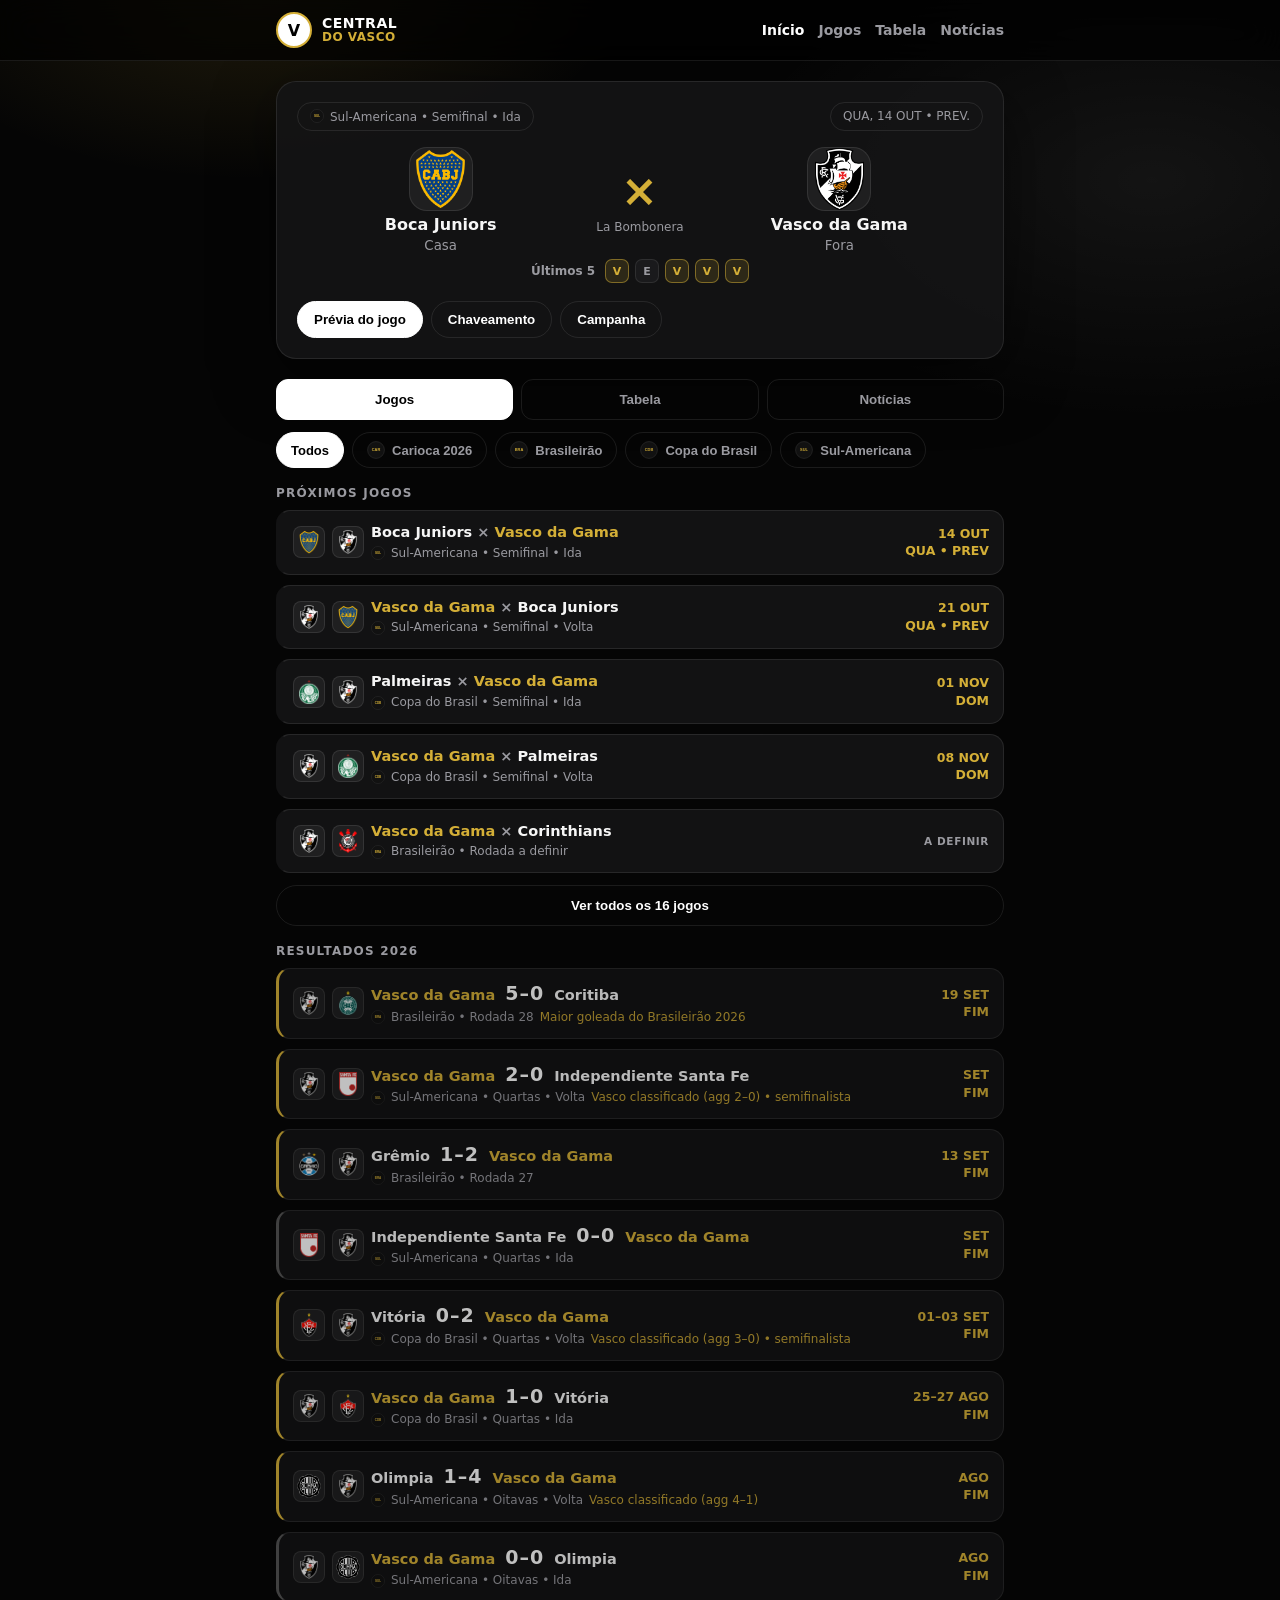
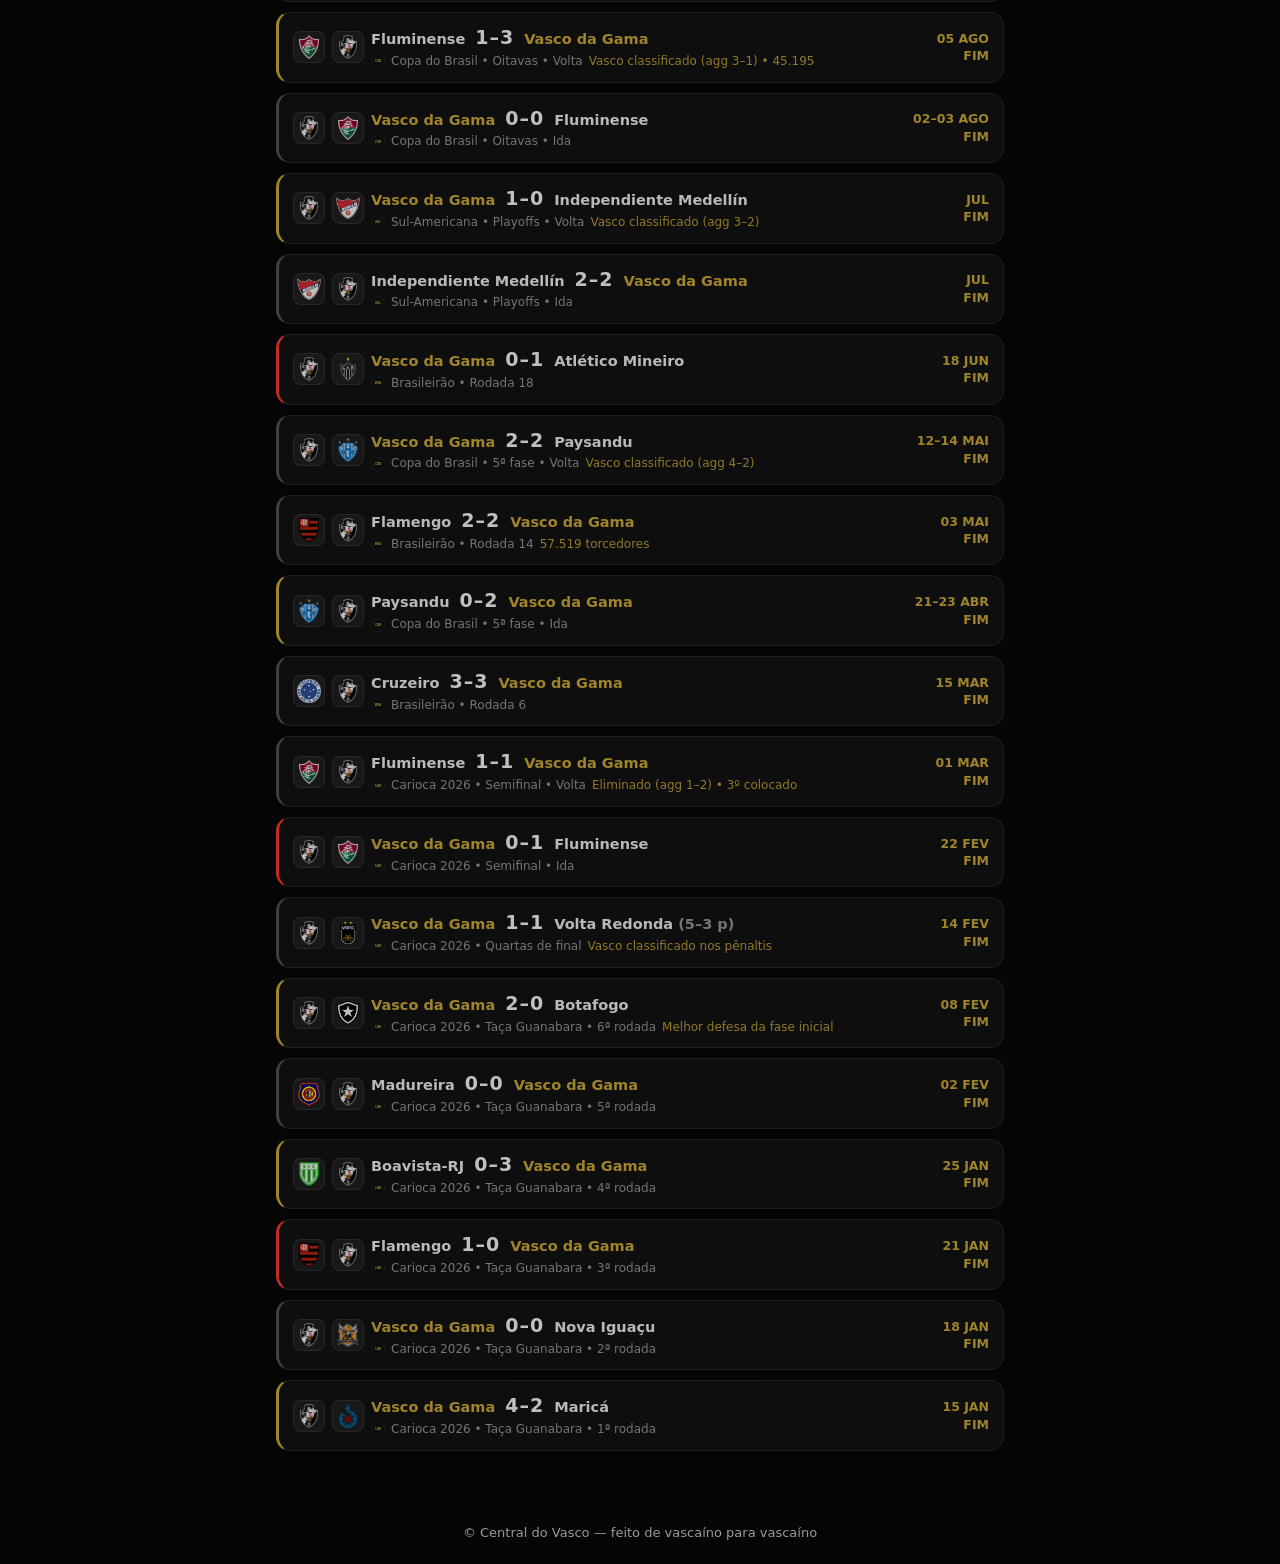
<file: index.html>
<!DOCTYPE html>
<html lang="pt-BR">
<head>
  <meta charset="UTF-8">
  <meta name="viewport" content="width=device-width, initial-scale=1.0">
  <title>Central do Vasco — Ao vivo, jogos e notícias</title>
  <meta name="description" content="Central do Vasco: placar ao vivo, próximos jogos, tabela e notícias em tempo real.">
  <link rel="stylesheet" href="style.css">
  <link rel="stylesheet" href="assets/jogos.css">
  <link rel="stylesheet" href="assets/tabela.css">
</head>
<body>
  <div class="bg-glow"></div>

  <header class="top">
    <div class="top-inner">
      <a class="brand" href="#">
        <span class="crest">V</span>
        <span class="brand-text">CENTRAL <em>DO VASCO</em></span>
      </a>
      <nav class="nav">
        <a class="active" href="#">Início</a>
        <a href="#">Jogos</a>
        <a href="#">Tabela</a>
        <a href="#">Notícias</a>
      </nav>
      <span class="live-dot" id="livePill" title="Ao vivo" style="display: none"><i></i>AO VIVO</span>
    </div>
  </header>

  <main>
    <section class="hero card" id="hero">
      <div class="hero-top">
        <span class="pill"><img class="pill-ico" src="assets/logos/competicoes/sul-americana-2026.svg" alt="">Copa Sul-Americana • Semifinal • Ida</span>
        <span class="pill">QUA, 14 OUT • PREV.</span>
      </div>

      <div class="teams">
        <div class="team">
          <div class="shield"><img src="assets/logos/times/boca-juniors.png" alt="Boca Juniors"></div>
          <strong>Boca Juniors</strong>
          <small>Casa</small>
        </div>
        <div class="placar">
          <div class="gols vs">×</div>
          <small>La Bombonera • Buenos Aires</small>
        </div>
        <div class="team">
          <div class="shield"><img src="assets/logos/times/vasco-da-gama.png" alt="Vasco"></div>
          <strong>Vasco da Gama</strong>
          <small>Fora</small>
        </div>
      </div>

      <div class="hero-actions">
        <button class="btn primary">Prévia do jogo</button>
        <button class="btn">Chaveamento</button>
        <button class="btn">Campanha</button>
      </div>
    </section>

    <div class="tabs">
      <button class="tab active" data-tab="jogos">Jogos</button>
      <button class="tab" data-tab="tabela">Tabela</button>
      <button class="tab" data-tab="noticias">Notícias</button>
    </div>

    <section id="tab-jogos" class="panel show">
      <div id="filters" class="filters"></div>
      <div id="jogos-up"></div>
      <div id="jogos-down"></div>
    </section>

    <section id="tab-tabela" class="panel">
      <div class="card table-card">
        <div id="tabela">Carregando classificação…</div>
      </div>
    </section>

    <section id="tab-noticias" class="panel">
      <article class="news card">
        <div class="thumb"></div>
        <div><h3>Escalação provável sai hoje com novidade no meio</h3><small>há 2h • Elenco</small></div>
      </article>
      <article class="news card">
        <div class="thumb t2"></div>
        <div><h3>Ingressos para São Januário: parcial e setores</h3><small>há 5h • Clube</small></div>
      </article>
    </section>
  </main>

  <footer>© Central do Vasco — feito de vascaíno para vascaíno</footer>
  <script src="assets/data/clubes.js"></script>
  <script src="assets/data/jogos.js"></script>
  <script src="assets/data/tabela.js"></script>
  <script src="app.js"></script>
  <script src="assets/jogos.js"></script>
  <script src="assets/tabela.js"></script>
  <script src="assets/api.js"></script>
</body>
</html>
</file>
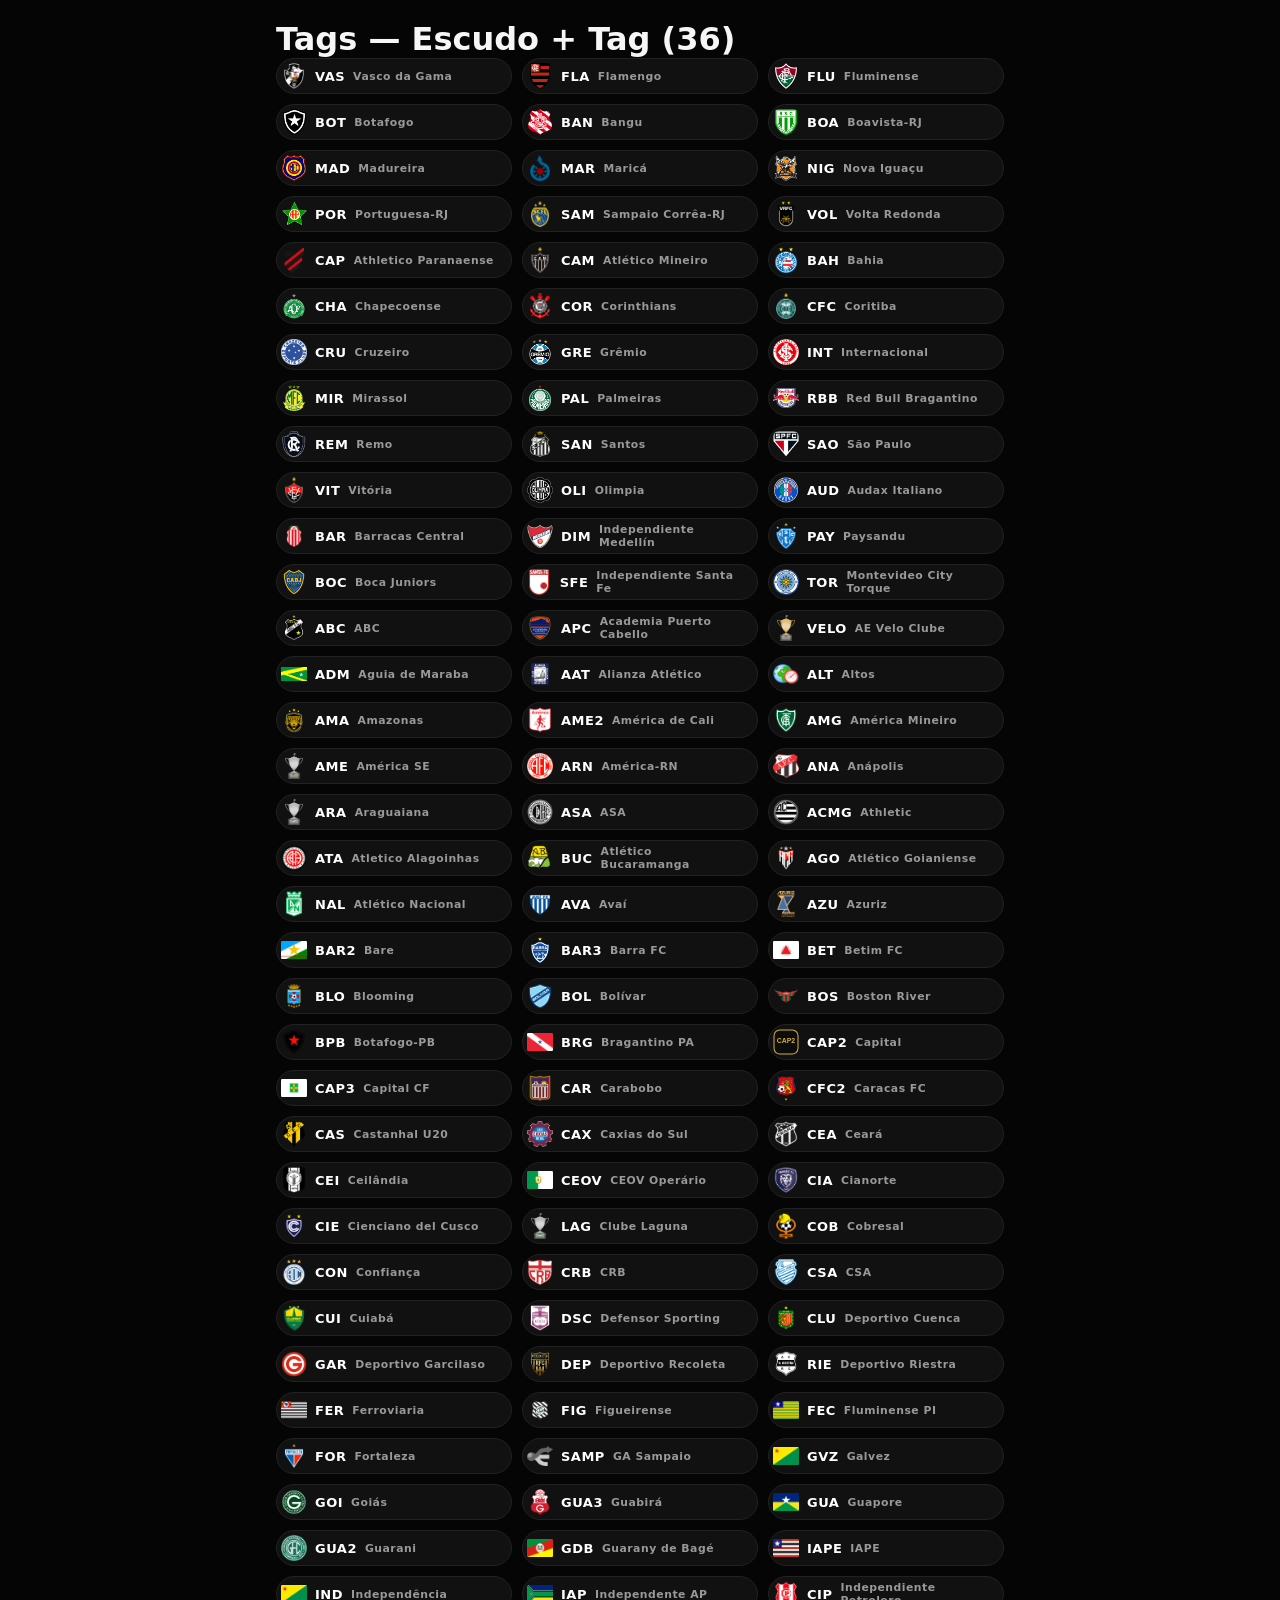
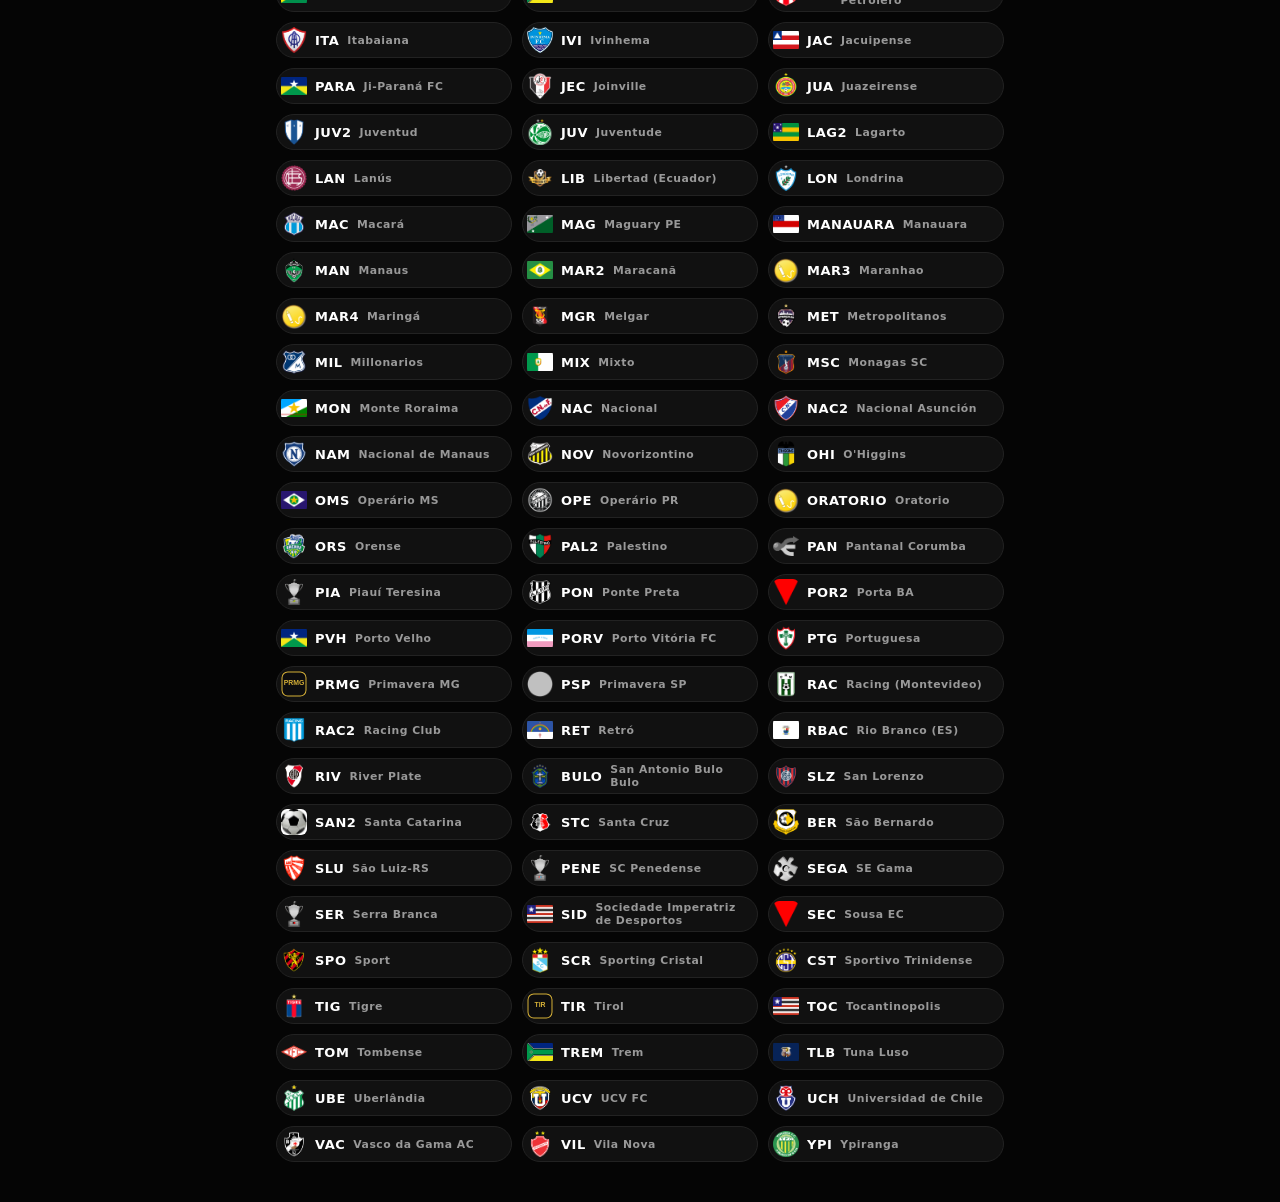
<file: tags.html>
<!DOCTYPE html>
<html lang="pt-BR">
<head>
  <meta charset="UTF-8">
  <meta name="viewport" content="width=device-width, initial-scale=1.0">
  <title>Tags dos Clubes — Central do Vasco</title>
  <link rel="stylesheet" href="style.css">
  <link rel="stylesheet" href="assets/tags.css">
</head>
<body>
  <main>
    <h1>Tags — Escudo + Tag (36)</h1>
    <div id="tags" class="tags-grid"></div>
  </main>
  <script src="assets/data/clubes.js"></script>
  <script src="assets/tags.js"></script>
  <script>renderTags("tags")</script>
</body>
</html>
</file>
<file: style.css>
:root {
  --bg: #050505;
  --card: rgba(20, 20, 22, 0.9);
  --line: rgba(255, 255, 255, 0.09);
  --text: #f6f6f6;
  --muted: #9a9aa0;
  --gold: #d4af37;
  --red: #ff3b30;
  --radius: 20px;
}

* { box-sizing: border-box; margin: 0; padding: 0; }

body {
  background: var(--bg);
  color: var(--text);
  font-family: Inter, system-ui, -apple-system, "Segoe UI", Roboto, Arial, sans-serif;
  min-height: 100vh;
  -webkit-font-smoothing: antialiased;
}

.bg-glow {
  position: fixed; inset: 0; pointer-events: none; z-index: -1;
  background:
    radial-gradient(600px 300px at 20% 0%, rgba(212, 175, 55, 0.12), transparent 60%),
    radial-gradient(700px 400px at 90% 20%, rgba(255, 255, 255, 0.06), transparent 60%),
    #050505;
}

.top {
  position: sticky; top: 0; z-index: 10;
  backdrop-filter: blur(16px);
  background: rgba(0, 0, 0, 0.7);
  border-bottom: 1px solid var(--line);
}

.top-inner {
  max-width: 760px; margin: 0 auto; padding: 12px 16px;
  display: flex; align-items: center; justify-content: space-between; gap: 12px;
}

.brand { display: flex; align-items: center; gap: 10px; text-decoration: none; color: #fff; }
.crest {
  width: 36px; height: 36px; border-radius: 50%;
  display: grid; place-items: center;
  background: #fff; color: #000; font-weight: 900;
  border: 2px solid var(--gold);
}
.brand-text { font-weight: 800; letter-spacing: 0.5px; font-size: 14px; line-height: 1.1; }
.brand-text em { display: block; font-style: normal; color: var(--gold); font-size: 12px; }

.nav { display: flex; gap: 14px; }
.nav a { color: var(--muted); text-decoration: none; font-size: 14px; font-weight: 600; }
.nav a.active, .nav a:hover { color: #fff; }

.live-dot {
  display: flex; align-items: center; gap: 6px;
  font-size: 11px; font-weight: 800; color: var(--red);
  border: 1px solid rgba(255, 59, 48, 0.4);
  padding: 6px 10px; border-radius: 999px;
}
.live-dot i { width: 8px; height: 8px; border-radius: 50%; background: var(--red); animation: pulse 1.2s infinite; }

main { max-width: 760px; margin: 0 auto; padding: 20px 16px 40px; }

.card {
  background: var(--card);
  border: 1px solid var(--line);
  border-radius: var(--radius);
  box-shadow: 0 20px 60px rgba(0, 0, 0, 0.5);
}

.hero { padding: 20px; overflow: hidden; }
.hero-top { display: flex; justify-content: space-between; gap: 8px; flex-wrap: wrap; margin-bottom: 16px; }

.pill {
  font-size: 12px; color: var(--muted);
  border: 1px solid var(--line); padding: 6px 12px; border-radius: 999px;
}
.live-pill { color: #fff; border-color: rgba(255, 59, 48, 0.5); display: flex; align-items: center; gap: 6px; }
.live-pill i { width: 8px; height: 8px; border-radius: 50%; background: var(--red); animation: pulse 1.2s infinite; }

.teams { display: grid; grid-template-columns: 1fr auto 1fr; align-items: center; gap: 12px; text-align: center; }
.team { display: flex; flex-direction: column; align-items: center; gap: 4px; }
.team small { color: var(--muted); }
.shield {
  width: 64px; height: 64px; border-radius: 18px;
  display: grid; place-items: center; font-weight: 900;
  background: rgba(255, 255, 255, 0.06);
  color: #000; border: 1px solid var(--line);
}
.shield.adv { background: linear-gradient(145deg, #222, #000); color: #fff; border-color: var(--line); }

.placar .gols { font-size: 44px; font-weight: 900; font-variant-numeric: tabular-nums; letter-spacing: 1px; }
.placar .gols span { color: var(--muted); font-weight: 300; }
.placar small { color: var(--muted); font-size: 12px; }

.stats { display: grid; grid-template-columns: 1fr 1fr 1fr; gap: 12px; margin: 18px 0; font-size: 12px; color: var(--muted); }
.bar { height: 6px; background: #222; border-radius: 999px; margin-top: 6px; overflow: hidden; }
.bar b { display: block; height: 100%; background: linear-gradient(90deg, #fff, var(--gold)); border-radius: 999px; }

.hero-actions { display: flex; gap: 8px; flex-wrap: wrap; }
.btn {
  background: transparent; color: #fff;
  border: 1px solid var(--line); border-radius: 999px;
  padding: 10px 16px; font-weight: 700; cursor: pointer;
}
.btn.primary { background: #fff; color: #000; border-color: #fff; }
.btn:hover { border-color: var(--gold); }

.tabs { display: flex; gap: 8px; margin: 20px 0 12px; }
.tab {
  flex: 1; padding: 12px; border-radius: 12px;
  background: transparent; color: var(--muted);
  border: 1px solid var(--line); font-weight: 800; cursor: pointer;
}
.tab.active { background: #fff; color: #000; border-color: #fff; }

.panel { display: none; }
.panel.show { display: block; }

.row {
  display: flex; justify-content: space-between; align-items: center; gap: 12px;
  background: var(--card); border: 1px solid var(--line);
  border-radius: 14px; padding: 14px; margin-bottom: 10px;
}
.row small { color: var(--muted); display: block; margin-top: 2px; }
.date { text-align: right; font-weight: 800; font-size: 13px; color: var(--gold); }
.row.done { opacity: 0.7; }

.table-card { padding: 8px; }
table { width: 100%; border-collapse: collapse; font-size: 14px; }
th, td { padding: 12px 10px; text-align: left; border-bottom: 1px solid var(--line); }
th { color: var(--muted); font-size: 12px; text-transform: uppercase; }
tr.me td { font-weight: 800; color: var(--gold); }

.news { display: flex; gap: 12px; padding: 12px; margin-bottom: 10px; align-items: center; }
.news h3 { font-size: 15px; margin-bottom: 4px; }
.news small { color: var(--muted); }
.thumb {
  width: 72px; height: 72px; border-radius: 12px; flex-shrink: 0;
  background: linear-gradient(135deg, #fff 0%, #888 40%, #000 100%);
}
.thumb.t2 { background: linear-gradient(135deg, var(--gold), #5a4500 60%, #000); }

footer { text-align: center; color: var(--muted); font-size: 13px; padding: 24px; }

@keyframes pulse {
  0% { opacity: 1; transform: scale(1); }
  50% { opacity: 0.4; transform: scale(0.8); }
  100% { opacity: 1; transform: scale(1); }
}

@media (max-width: 640px) {
  .nav { display: none; }
  .stats { grid-template-columns: 1fr; }
  .placar .gols { font-size: 36px; }
}
</file>
<file: assets/jogos.css>
/* ===== Filtros por competição ===== */
.filters { display: flex; gap: 8px; flex-wrap: wrap; margin-bottom: 16px; }
.more { display: block; width: 100%; margin-top: 12px; padding: 12px; text-align: center; }
.chip {
  display: inline-flex; align-items: center; gap: 7px;
  background: transparent; color: var(--muted);
  border: 1px solid var(--line); border-radius: 999px;
  padding: 8px 14px; font-size: 13px; font-weight: 700; cursor: pointer;
  transition: border-color 0.15s, color 0.15s;
}
.chip img { width: 18px; height: 18px; }
.chip:hover { border-color: var(--gold); color: #fff; }
.chip.active { background: #fff; color: #000; border-color: #fff; }
.chip.active:hover { color: #000; }

/* ===== Títulos de seção ===== */
.sec-title {
  font-size: 12px; text-transform: uppercase; letter-spacing: 1.2px;
  color: var(--muted); font-weight: 800; margin: 18px 0 10px;
}

/* ===== Linha de jogo ===== */
.game {
  display: flex; justify-content: space-between; align-items: center; gap: 12px;
  background: var(--card); border: 1px solid var(--line);
  border-left: 3px solid transparent;
  border-radius: 14px; padding: 12px 14px; margin-bottom: 10px;
  transition: border-color 0.15s, transform 0.15s;
}
.game:hover { border-color: rgba(212, 175, 55, 0.4); transform: translateY(-1px); }
.game.f { opacity: 0.75; }
.game.f:hover { opacity: 1; }
.game.v { border-left-color: var(--gold); }
.game.e { border-left-color: #555; }
.game.d { border-left-color: var(--red); }

.g-teams { display: flex; align-items: center; gap: 7px; min-width: 0; }
.g-esc { width: 32px; height: 32px; border-radius: 8px; object-fit: contain; padding: 3px; background: rgba(255, 255, 255, 0.06); border: 1px solid var(--line); flex-shrink: 0; }
.g-txt { min-width: 0; }
.g-txt strong { display: block; font-size: 14.5px; font-weight: 700; line-height: 1.3; }
.g-txt strong b { font-weight: 800; }
.g-txt strong b.eu { color: var(--gold); }
.g-txt strong em { font-style: normal; color: var(--muted); font-weight: 600; }
.g-txt strong b.g-placar {
  font-size: 19px; font-weight: 900; letter-spacing: 1px;
  color: #fff; padding: 0 10px; font-variant-numeric: tabular-nums;
}
.g-txt small {
  display: flex; align-items: center; gap: 6px; flex-wrap: wrap;
  color: var(--muted); font-size: 12px; margin-top: 3px; line-height: 1.4;
}
.g-ico { width: 14px; height: 14px; }
.g-txt .obs { font-style: normal; color: var(--gold); opacity: 0.9; }

.game .date { flex-shrink: 0; font-size: 12.5px; line-height: 1.4; text-align: right; }
.game .date.tbd { color: var(--muted); font-size: 10.5px; letter-spacing: 0.6px; }

.empty {
  color: var(--muted); text-align: center; padding: 26px 14px; font-size: 14px;
  background: var(--card); border: 1px dashed var(--line); border-radius: 14px;
}

/* ===== Hero (próximo jogo) ===== */
.shield img { width: 100%; aspect-ratio: 1; object-fit: contain; display: block; }
.placar .gols.vs { color: var(--gold); }
.pill-ico { width: 14px; height: 14px; vertical-align: -2px; margin-right: 6px; }

.hero-form {
  display: flex; align-items: center; justify-content: center; gap: 10px;
  margin: 6px 0 18px; font-size: 12px; color: var(--muted); font-weight: 600;
}
.form-dots { display: flex; gap: 6px; }
.fd {
  width: 24px; height: 24px; border-radius: 7px;
  display: grid; place-items: center;
  font-size: 11px; font-weight: 900; font-style: normal;
}
.fd.v { background: rgba(212, 175, 55, 0.14); color: var(--gold); border: 1px solid rgba(212, 175, 55, 0.5); }
.fd.e { background: #1a1a1c; color: var(--muted); border: 1px solid var(--line); }
.fd.d { background: rgba(255, 59, 48, 0.12); color: var(--red); border: 1px solid rgba(255, 59, 48, 0.4); }

@media (max-width: 640px) {
  .g-esc { width: 28px; height: 28px; padding: 2px; }
  .g-txt strong { font-size: 13.5px; }
  .g-txt strong b.g-placar { font-size: 16px; padding: 0 6px; }
  .chip { padding: 7px 11px; font-size: 12px; }
}
</file>
<file: assets/tabela.css>
/* ===== Classificação (Brasileirão) ===== */
.t-head-pill {
  display: flex; align-items: center; gap: 8px;
  font-size: 12.5px; font-weight: 800; color: var(--muted);
  text-transform: uppercase; letter-spacing: 0.8px; margin-bottom: 12px;
}
.t-head-pill img { width: 18px; height: 18px; }

.t-cols, .t-row {
  display: grid;
  grid-template-columns: 30px 1fr 38px 32px 46px;
  align-items: center; gap: 6px;
  padding: 9px 10px;
}
.t-cols {
  font-size: 10.5px; text-transform: uppercase; letter-spacing: 1px;
  color: var(--muted); font-weight: 800; border-bottom: 1px solid var(--line);
}
.t-cols span:not(:nth-child(2)) { text-align: center; }

.t-row {
  border-radius: 10px; border-left: 3px solid transparent;
  font-size: 14px; transition: background 0.15s;
}
.t-row:hover { background: rgba(255, 255, 255, 0.04); }
.t-pos { font-weight: 800; color: var(--muted); text-align: center; font-size: 13px; }
.t-team { display: flex; align-items: center; gap: 9px; min-width: 0; }
.t-team img { width: 28px; height: 28px; border-radius: 7px; object-fit: contain; padding: 3px; background: rgba(255, 255, 255, 0.06); border: 1px solid var(--line); flex-shrink: 0; }
.t-team b { font-weight: 700; font-size: 13.5px; white-space: nowrap; overflow: hidden; text-overflow: ellipsis; }
.t-pts { font-weight: 900; text-align: center; }
.t-j, .t-sg { text-align: center; color: var(--muted); font-size: 13px; }

/* Zonas */
.zona-lib { border-left-color: var(--gold); }
.zona-lib .t-pos, .zona-lib .t-pts { color: var(--gold); }
.zona-sula { border-left-color: #4a9eff; }
.zona-sula .t-pos, .zona-sula .t-pts { color: #4a9eff; }
.zona-rebaix { border-left-color: var(--red); }
.zona-rebaix .t-pos, .zona-rebaix .t-pts { color: var(--red); }

.t-row.me {
  background: rgba(212, 175, 55, 0.1);
  border-left-color: var(--gold);
  box-shadow: inset 0 0 0 1px rgba(212, 175, 55, 0.35);
}
.t-row.me .t-team b { color: var(--gold); }

.t-legend {
  display: flex; gap: 14px; flex-wrap: wrap;
  margin-top: 14px; font-size: 11.5px; color: var(--muted);
}
.t-legend span { display: inline-flex; align-items: center; gap: 6px; }
.t-legend i { width: 9px; height: 9px; border-radius: 2px; }
.t-legend .lib { background: var(--gold); }
.t-legend .sula { background: #4a9eff; }
.t-legend .rebaix { background: var(--red); }
.t-upd { display: block; margin-top: 8px; font-size: 11px; color: var(--muted); opacity: 0.7; }

/* Subtítulos de grupos (Carioca / Sul-Americana) */
.t-sub {
  margin: 16px 0 6px; font-size: 11.5px; font-weight: 800;
  color: var(--muted); text-transform: uppercase; letter-spacing: 1px;
}

/* Mata-mata (chaveamento por confronto) */
.kq {
  border: 1px solid var(--line); border-radius: 14px;
  padding: 12px; margin-top: 10px; background: rgba(255, 255, 255, 0.02);
}
.kq-teams { display: grid; grid-template-columns: 1fr auto 1fr; align-items: center; gap: 8px; }
.kq-teams em { color: var(--muted); font-style: normal; font-weight: 800; font-size: 13px; }
.kq-t { display: flex; align-items: center; gap: 8px; min-width: 0; }
.kq-t:last-child { justify-content: flex-end; }
.kq-t img {
  width: 26px; height: 26px; border-radius: 7px; object-fit: contain; padding: 3px;
  background: rgba(255, 255, 255, 0.06); border: 1px solid var(--line); flex-shrink: 0;
}
.kq-t b { font-size: 13.5px; white-space: nowrap; overflow: hidden; text-overflow: ellipsis; }
.kq-legs { display: flex; gap: 8px; flex-wrap: wrap; justify-content: center; margin-top: 9px; }
.kq-leg {
  font-size: 11.5px; color: var(--muted);
  background: rgba(255, 255, 255, 0.05); border: 1px solid var(--line);
  padding: 4px 10px; border-radius: 999px;
}

/* Fases colapsáveis + sub-abas (Todas / Grupos / Mata-mata) */
.filters.sub { margin: 0 0 14px; }
.filters.sub .chip { font-size: 12px; padding: 6px 12px; }
details.t-fase {
  border: 1px solid var(--line); border-radius: 16px;
  padding: 0 12px 8px; margin-bottom: 10px;
  background: rgba(255, 255, 255, 0.02);
}
details.t-fase > summary {
  list-style: none; cursor: pointer; position: relative;
  padding-right: 26px; margin-top: 12px;
}
details.t-fase > summary::-webkit-details-marker { display: none; }
details.t-fase > summary::after {
  content: "▾"; position: absolute; right: 2px; top: 13px;
  color: var(--muted); font-size: 11px; transition: transform 0.15s;
}
details.t-fase:not([open]) > summary::after { transform: rotate(-90deg); }
.t-fase .t-sub { padding-right: 0; }
.t-fase .t-fn {
  float: right; font-style: normal; font-size: 10.5px;
  font-weight: 700; color: var(--muted); opacity: 0.75; margin-top: 3px;
}

/* ===== Bracket visual (mata-mata) ===== */
.bwrap { position: relative; overflow-x: auto; padding: 6px 0 18px; }
.bbracket { display: flex; gap: 52px; min-width: max-content; padding: 8px 18px; }
.bcol { display: flex; flex-direction: column; justify-content: space-around; min-width: 232px; }
.btitle {
  text-align: center; font-size: 11px; text-transform: uppercase;
  letter-spacing: 1.2px; color: var(--muted); font-weight: 800; margin-bottom: 14px;
}
.bm {
  background: var(--card); border: 1px solid var(--line);
  border-radius: 12px; padding: 10px 12px; margin: 10px 0; position: relative;
}
.bt { display: flex; align-items: center; gap: 8px; padding: 5px 0; min-width: 0; }
.bt img {
  width: 24px; height: 24px; border-radius: 6px; object-fit: contain; padding: 2px;
  background: rgba(255, 255, 255, 0.06); border: 1px solid var(--line); flex-shrink: 0;
}
.bt span {
  font-size: 13px; font-weight: 700; white-space: nowrap;
  overflow: hidden; text-overflow: ellipsis; flex: 1;
}
.bt-gols { font-size: 13px; font-weight: 900; color: var(--muted); font-variant-numeric: tabular-nums; flex-shrink: 0; }
.bt-win span { color: var(--gold); }
.bt-win .bt-gols { color: var(--gold); }
.bm-legs {
  display: flex; gap: 6px; justify-content: center; flex-wrap: wrap;
  font-size: 10.5px; color: var(--muted); margin-top: 8px;
  padding-top: 8px; border-top: 1px solid var(--line);
}
.bm-legs span { background: rgba(255, 255, 255, 0.04); padding: 2px 8px; border-radius: 999px; }
.bsvg { position: absolute; top: 0; left: 0; width: 100%; height: 100%; pointer-events: none; overflow: visible; }
.bgrid { display: grid; grid-template-columns: repeat(auto-fill, minmax(280px, 1fr)); gap: 14px; margin-bottom: 20px; }
.bgrid-fase { background: var(--card); border: 1px solid var(--line); border-radius: 14px; padding: 14px; }
.bgrid-matches { display: flex; flex-direction: column; gap: 8px; }
.bgrid-matches .bm { margin: 0; }

@media (max-width: 640px) {
  .t-cols, .t-row { grid-template-columns: 26px 1fr 34px 30px 42px; padding: 8px 6px; gap: 4px; }
  .t-team b { font-size: 13px; }
}
</file>
<file: assets/tags.css>
.club-tag {
  display: inline-flex; align-items: center; gap: 8px;
  background: #111; border: 1px solid #222;
  border-radius: 999px; padding: 4px 12px 4px 4px;
  font-size: 13px; font-weight: 800; letter-spacing: 0.5px; color: #fff;
}
.club-tag img { width: 26px; height: 26px; border-radius: 6px; object-fit: contain; }
.club-tag small { color: #999; font-weight: 600; }
.tags-grid { display: grid; grid-template-columns: repeat(auto-fill, minmax(220px, 1fr)); gap: 10px; }
</file>
